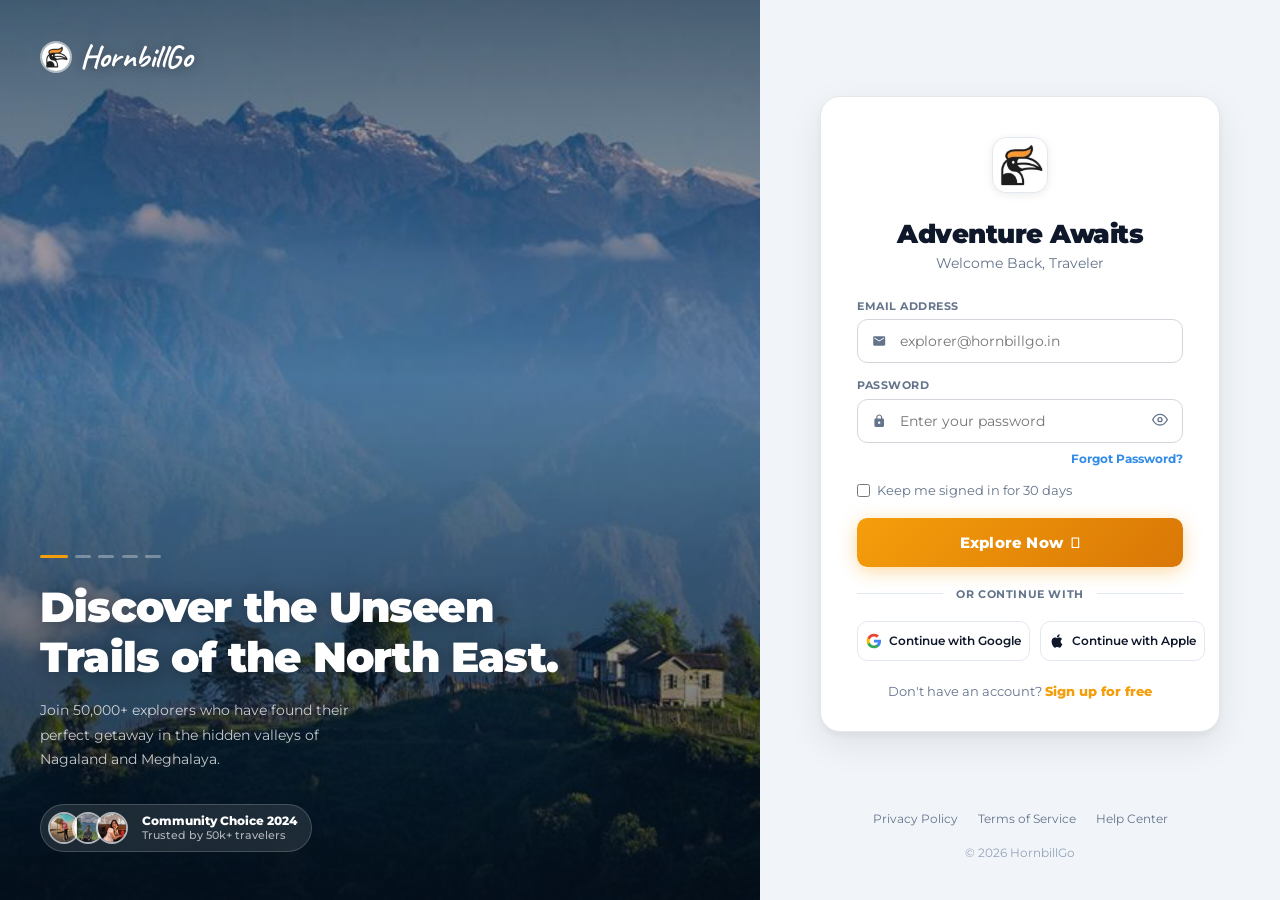
<file: login.html>
<!DOCTYPE html>
<html lang="en">
<head>
  <meta charset="UTF-8">
  <meta name="viewport" content="width=device-width, initial-scale=1.0">
  <link rel="icon" href="/Photos/favicon.jpg" type="image/png">
  <title>HornbillGo — Log In</title>
  <link rel="stylesheet" href="https://cdnjs.cloudflare.com/ajax/libs/font-awesome/6.6.0/css/all.min.css" crossorigin="anonymous" referrerpolicy="no-referrer" />
  <link rel="preconnect" href="https://fonts.googleapis.com">
  <link rel="preconnect" href="https://fonts.gstatic.com" crossorigin>
  <link href="https://fonts.googleapis.com/css2?family=Caveat:wght@700&family=Montserrat:wght@400;500;600;700;800;900&display=swap" rel="stylesheet">
  <style>
    :root {
      --brand:          #318CE7;
      --brand-dark:     #1a6bbf;
      --brand-light:    #e8f3fd;
      --amber:          #f59e0b;
      --amber-dark:     #d97706;
      --text-primary:   #0f172a;
      --text-secondary: #64748b;
      --border:         #e2e8f0;
      --bg:             #f1f5f9;
    }
    *, *::before, *::after { box-sizing: border-box; margin: 0; padding: 0; font-family: 'Montserrat', sans-serif; }
    html, body { height: 100%; }
    body { display: flex; background: var(--bg); color: var(--text-primary); -webkit-font-smoothing: antialiased; }

    /* ── LEFT PANEL ── */
    .auth-left {
      flex: 1;
      background-image: url(/Photos/topCover.jpg);
      background-size: cover; background-position: center 40%;
      position: relative; display: flex; flex-direction: column;
      min-height: 100vh; overflow: hidden;
    }
    .auth-left::before {
      content: ''; position: absolute; inset: 0;
      background: linear-gradient(to bottom,
        rgba(4,10,22,.52) 0%,
        rgba(4,10,22,.1)  42%,
        rgba(4,10,22,.75) 100%);
    }
    .auth-brand {
      position: relative; z-index: 2;
      padding: 2.25rem 2.5rem;
      font-family: 'Caveat', cursive;
      font-size: 2rem; font-weight: 900; color: #fff;
      text-decoration: none; letter-spacing: -.5px;
      text-shadow: 0 2px 12px rgba(0,0,0,.3);
      display: flex; align-items: center; gap: .5rem;
    }
    .auth-brand img {
      width: 2rem; height: 2rem; border-radius: 50%;
      object-fit: cover; border: 2px solid rgba(255,255,255,.55);
    }
    .auth-left-body {
      flex: 1; position: relative; z-index: 2;
      display: flex; flex-direction: column;
      justify-content: flex-end;
      padding: 0 2.5rem 3rem;
    }
    .slide-dots { display: flex; gap: .45rem; margin-bottom: 1.5rem; }
    .slide-dots span { height: 3px; border-radius: 2px; background: rgba(255,255,255,.32); }
    .slide-dots span:nth-child(1) { width: 1.75rem; background: var(--amber); }
    .slide-dots span:nth-child(n+2) { width: 1rem; }
    .auth-left-body h2 {
      font-size: clamp(1.75rem, 3.5vw, 2.65rem);
      font-weight: 900; color: #fff; line-height: 1.18;
      letter-spacing: -.8px; margin-bottom: 1rem;
      text-shadow: 0 2px 20px rgba(0,0,0,.4);
    }
    .auth-left-body > p {
      font-size: .9rem; color: rgba(255,255,255,.76);
      line-height: 1.7; max-width: 340px; margin-bottom: 2rem;
    }
    .community-row {
      display: flex; align-items: center; gap: .85rem;
      background: rgba(255,255,255,.1); backdrop-filter: blur(12px);
      border: 1px solid rgba(255,255,255,.18);
      border-radius: 100px; padding: .45rem .9rem .45rem .45rem;
      width: fit-content;
    }
    .community-avatars { display: flex; }
    .community-avatars img {
      width: 2rem; height: 2rem; border-radius: 50%;
      object-fit: cover; border: 2px solid rgba(255,255,255,.65);
      margin-left: -.5rem;
    }
    .community-avatars img:first-child { margin-left: 0; }
    .community-text { display: flex; flex-direction: column; }
    .community-text strong { font-size: .78rem; font-weight: 800; color: #fff; }
    .community-text span   { font-size: .68rem; color: rgba(255,255,255,.65); font-weight: 500; }

    /* ── RIGHT PANEL ── */
    .auth-right {
      width: 520px; min-height: 100vh;
      background: var(--bg);
      display: flex; flex-direction: column;
      align-items: center; justify-content: space-between;
      padding: 2.5rem; overflow-y: auto;
    }
    .auth-card {
      width: 100%; max-width: 400px;
      background: #fff; border-radius: 1.25rem;
      padding: 2.5rem 2.25rem 2rem;
      box-shadow: 0 4px 6px rgba(0,0,0,.04), 0 12px 36px rgba(0,0,0,.08);
      border: 1px solid #e5e7eb;
    }
    .card-logo {
      width: 3.5rem; height: 3.5rem; border-radius: .9rem;
      background: var(--bg); border: 1px solid var(--border);
      overflow: hidden; display: flex; align-items: center;
      justify-content: center; margin: 0 auto 1.5rem;
      box-shadow: 0 2px 10px rgba(0,0,0,.08);
    }
    .card-logo img { width: 100%; height: 100%; object-fit: cover; }
    .auth-card h1 {
      font-size: 1.65rem; font-weight: 900; letter-spacing: -.5px;
      color: var(--text-primary); text-align: center; margin-bottom: .3rem;
    }
    .auth-card .subtitle {
      text-align: center; font-size: .85rem;
      color: var(--text-secondary); margin-bottom: 1.75rem;
    }
    .form-group { margin-bottom: .95rem; }
    .form-group label {
      display: block; font-size: .7rem; font-weight: 700;
      text-transform: uppercase; letter-spacing: .5px;
      color: var(--text-secondary); margin-bottom: .4rem;
    }
    .input-wrap { position: relative; }
    .input-wrap .field-icon {
      position: absolute; left: .95rem; top: 50%;
      transform: translateY(-50%);
      color: var(--text-secondary); pointer-events: none;
      width: .9rem; height: .9rem; display: flex; align-items: center;
    }
    .input-wrap .field-icon svg { width: .9rem; height: .9rem; fill: currentColor; }
    .pw-toggle {
      position: absolute; right: .95rem; top: 50%;
      transform: translateY(-50%);
      color: var(--text-secondary); font-size: .85rem;
      cursor: pointer; background: none; border: none; padding: 0; line-height: 1;
      outline: none;
    }
    .form-group input {
      width: 100%; padding: .75rem .9rem .75rem 2.6rem;
      border: 1.5px solid #d1d5db; border-radius: .65rem;
      font-size: .88rem; color: var(--text-primary);
      background: #fff; font-family: 'Montserrat', sans-serif;
      -webkit-appearance: none; appearance: none;
      transition: border-color .25s, box-shadow .25s;
    }
    #password { padding-right: 2.6rem; }
    .form-group input:focus {
      outline: none; border-color: var(--brand);
      box-shadow: 0 0 0 3px rgba(49,140,231,.12);
    }
    .form-group input:hover:not(:focus) { border-color: #9ca3af; }
    input:-webkit-autofill,
    input:-webkit-autofill:hover,
    input:-webkit-autofill:focus {
      -webkit-box-shadow: 0 0 0 100px #fff inset;
      -webkit-text-fill-color: var(--text-primary);
      transition: background-color 5000s;
    }
    input[type="password"]::-ms-reveal { display: none; }
    .form-error {
      background: #fef2f2; border: 1.5px solid #fecaca; color: #dc2626;
      border-radius: .6rem; padding: .65rem .9rem;
      font-size: .8rem; font-weight: 600; line-height: 1.5; margin-bottom: .85rem;
    }
    .form-error[hidden] { display: none; }
    .forgot-row { text-align: right; margin-top: .35rem; }
    .forgot-row a {
      font-size: .75rem; font-weight: 700;
      color: var(--brand); text-decoration: none;
    }
    .forgot-row a:hover { text-decoration: underline; }
    .remember {
      display: flex; align-items: center; gap: .45rem;
      font-size: .82rem; color: var(--text-secondary);
      margin-bottom: 1.25rem; cursor: pointer;
    }
    .remember input { accent-color: var(--brand); cursor: pointer; }
    .btn-submit {
      width: 100%; padding: .92rem;
      background: linear-gradient(135deg, var(--amber), var(--amber-dark));
      color: #fff; border: none; border-radius: .65rem;
      font-size: .95rem; font-weight: 800;
      font-family: 'Montserrat', sans-serif; letter-spacing: .2px; cursor: pointer;
      box-shadow: 0 4px 18px rgba(245,158,11,.38);
      transition: transform .25s, box-shadow .25s;
      display: flex; align-items: center; justify-content: center; gap: .5rem;
    }
    .btn-submit:hover { transform: translateY(-2px); box-shadow: 0 7px 24px rgba(245,158,11,.5); }
    .divider {
      display: flex; align-items: center; gap: .85rem;
      margin: 1.25rem 0; font-size: .7rem; font-weight: 700;
      color: var(--text-secondary); text-transform: uppercase; letter-spacing: .6px;
    }
    .divider::before, .divider::after { content: ''; flex: 1; height: 1px; background: var(--border); }
    .social-row { display: flex; gap: .6rem; }
    .social-btn {
      flex: 1; display: flex; align-items: center; justify-content: center; gap: .45rem;
      padding: .68rem .5rem; border: 1.5px solid var(--border); border-radius: .65rem;
      font-size: .78rem; font-weight: 600; color: var(--text-primary); background: #fff;
      cursor: pointer; text-decoration: none; transition: all .25s; white-space: nowrap;
    }
    .social-btn svg { width: 1rem; height: 1rem; flex-shrink: 0; }
    .social-btn:hover { border-color: var(--brand); background: var(--brand-light); color: var(--brand); }
    .signup-cta {
      text-align: center; margin-top: 1.4rem;
      font-size: .83rem; color: var(--text-secondary);
    }
    .signup-cta a { color: var(--amber); font-weight: 800; text-decoration: none; }
    .signup-cta a:hover { text-decoration: underline; }
    .auth-footer {
      width: 100%; max-width: 400px;
      display: flex; flex-wrap: wrap; gap: 1.25rem;
      justify-content: center; align-items: center;
      padding-top: 1.5rem;
    }
    .auth-footer a {
      font-size: .72rem; color: var(--text-secondary);
      text-decoration: none; transition: color .2s;
    }
    .auth-footer a:hover { color: var(--brand); }
    .auth-footer-copy { font-size: .72rem; color: #94a3b8; width: 100%; text-align: center; }

    @media (max-width: 768px) {
      .auth-left  { display: none; }
      .auth-right { width: 100%; padding: 2rem 1.25rem; }
      .social-btn { font-size: .74rem; }
    }
  </style>
</head>
<body>

  <!-- LEFT PANEL -->
  <div class="auth-left">
    <a href="index.html" class="auth-brand">
      <img src="/Photos/favicon.jpg" alt="HornbillGo logo">
      HornbillGo
    </a>
    <div class="auth-left-body">
      <div class="slide-dots">
        <span></span><span></span><span></span><span></span><span></span>
      </div>
      <h2>Discover the Unseen<br>Trails of the North East.</h2>
      <p>Join 50,000+ explorers who have found their perfect getaway in the hidden valleys of Nagaland and Meghalaya.</p>
      <div class="community-row">
        <div class="community-avatars">
          <img src="/Photos/ryan.jpg"    alt="Ryan">
          <img src="/Photos/phurden.jpg" alt="Phurden">
          <img src="/Photos/manaswi.jpg" alt="Manaswi">
        </div>
        <div class="community-text">
          <strong>Community Choice 2024</strong>
          <span>Trusted by 50k+ travelers</span>
        </div>
      </div>
    </div>
  </div>

  <!-- RIGHT PANEL -->
  <div class="auth-right">
    <div></div><!-- top spacer -->

    <div class="auth-card">
      <div class="card-logo">
        <img src="/Photos/favicon.jpg" alt="HornbillGo">
      </div>
      <h1>Adventure Awaits</h1>
      <p class="subtitle">Welcome Back, Traveler</p>

      <form id="loginForm">
        <div class="form-group">
          <label for="email">Email Address</label>
          <div class="input-wrap">
            <span class="field-icon">
              <svg viewBox="0 0 24 24" xmlns="http://www.w3.org/2000/svg"><path d="M20 4H4c-1.1 0-2 .9-2 2v12c0 1.1.9 2 2 2h16c1.1 0 2-.9 2-2V6c0-1.1-.9-2-2-2zm0 4-8 5-8-5V6l8 5 8-5v2z"/></svg>
            </span>
            <input type="email" id="email" name="email"
                   placeholder="explorer@hornbillgo.in" required>
          </div>
        </div>

        <div class="form-group">
          <label for="password">Password</label>
          <div class="input-wrap">
            <span class="field-icon">
              <svg viewBox="0 0 24 24" xmlns="http://www.w3.org/2000/svg"><path d="M18 8h-1V6c0-2.76-2.24-5-5-5S7 3.24 7 6v2H6c-1.1 0-2 .9-2 2v10c0 1.1.9 2 2 2h12c1.1 0 2-.9 2-2V10c0-1.1-.9-2-2-2zm-6 9c-1.1 0-2-.9-2-2s.9-2 2-2 2 .9 2 2-.9 2-2 2zm3.1-9H8.9V6c0-1.71 1.39-3.1 3.1-3.1 1.71 0 3.1 1.39 3.1 3.1v2z"/></svg>
            </span>
            <input type="password" id="password" name="password"
                   placeholder="Enter your password" required>
            <button type="button" class="pw-toggle" id="pw-toggle" aria-label="Show password">
              <svg viewBox="0 0 24 24" fill="none" stroke="currentColor" stroke-width="2" stroke-linecap="round" stroke-linejoin="round" width="16" height="16" aria-hidden="true"><path d="M1 12s4-8 11-8 11 8 11 8-4 8-11 8-11-8-11-8z"/><circle cx="12" cy="12" r="3"/></svg>
            </button>
          </div>
          <div class="forgot-row"><a href="#">Forgot Password?</a></div>
        </div>

        <label class="remember">
          <input type="checkbox" id="remember-me"> Keep me signed in for 30 days
        </label>

        <div id="form-error" class="form-error" role="alert" hidden></div>

        <button type="submit" class="btn-submit">
          Explore Now <i class="fa-solid fa-arrow-right"></i>
        </button>
      </form>

      <div class="divider">or continue with</div>
      <div class="social-row">
        <a href="#" class="social-btn">
          <svg viewBox="0 0 24 24" xmlns="http://www.w3.org/2000/svg">
            <path fill="#4285F4" d="M22.56 12.25c0-.78-.07-1.53-.2-2.25H12v4.26h5.92c-.26 1.37-1.04 2.53-2.21 3.31v2.77h3.57c2.08-1.92 3.28-4.74 3.28-8.09z"/>
            <path fill="#34A853" d="M12 23c2.97 0 5.46-.98 7.28-2.66l-3.57-2.77c-.98.66-2.23 1.06-3.71 1.06-2.86 0-5.29-1.93-6.16-4.53H2.18v2.84C3.99 20.53 7.7 23 12 23z"/>
            <path fill="#FBBC05" d="M5.84 14.09c-.22-.66-.35-1.36-.35-2.09s.13-1.43.35-2.09V7.07H2.18C1.43 8.55 1 10.22 1 12s.43 3.45 1.18 4.93l3.66-2.84z"/>
            <path fill="#EA4335" d="M12 5.38c1.62 0 3.06.56 4.21 1.64l3.15-3.15C17.45 2.09 14.97 1 12 1 7.7 1 3.99 3.47 2.18 7.07l3.66 2.84c.87-2.6 3.3-4.53 6.16-4.53z"/>
          </svg>
          Continue with Google
        </a>
        <a href="#" class="social-btn">
          <svg viewBox="0 0 24 24" xmlns="http://www.w3.org/2000/svg" fill="currentColor">
            <path d="M18.71 19.5c-.83 1.24-1.71 2.45-3.05 2.47-1.34.03-1.77-.79-3.29-.79-1.53 0-2 .77-3.27.82-1.31.05-2.3-1.32-3.14-2.53C4.25 17 2.94 12.45 4.7 9.39c.87-1.52 2.43-2.48 4.12-2.51 1.28-.02 2.5.87 3.29.87.78 0 2.26-1.07 3.8-.91.65.03 2.47.26 3.64 1.98-.09.06-2.17 1.28-2.15 3.81.03 3.02 2.65 4.03 2.68 4.04-.03.07-.42 1.44-1.38 2.83M13 3.5c.73-.83 1.94-1.46 2.94-1.5.13 1.17-.34 2.35-1.04 3.19-.69.85-1.83 1.51-2.95 1.42-.15-1.15.41-2.35 1.05-3.11z"/>
          </svg>
          Continue with Apple
        </a>
      </div>

      <p class="signup-cta">
        Don't have an account? <a href="signup.html">Sign up for free</a>
      </p>
    </div>

    <div class="auth-footer">
      <a href="#">Privacy Policy</a>
      <a href="#">Terms of Service</a>
      <a href="#">Help Center</a>
      <span class="auth-footer-copy">© 2026 HornbillGo </span>
    </div>
  </div>

  <script>
    const TEST_EMAIL = 'explorer@hornbillgo.in';
    const TEST_PASS  = 'HornbillGo@2026';

    function showLoginError(msg) {
      const el = document.getElementById('form-error');
      if (!el) return;
      el.textContent = msg;
      el.removeAttribute('hidden');
    }

    // Password visibility toggle
    const pwToggleBtn = document.getElementById('pw-toggle');
    const pwInput     = document.getElementById('password');
    if (pwToggleBtn) {
      pwToggleBtn.addEventListener('click', function () {
        const isText = pwInput.type === 'text';
        pwInput.type = isText ? 'password' : 'text';
        this.setAttribute('aria-label', isText ? 'Show password' : 'Hide password');
        this.innerHTML = isText
          ? `<svg viewBox="0 0 24 24" fill="none" stroke="currentColor" stroke-width="2" stroke-linecap="round" stroke-linejoin="round" width="16" height="16" aria-hidden="true"><path d="M1 12s4-8 11-8 11 8 11 8-4 8-11 8-11-8-11-8z"/><circle cx="12" cy="12" r="3"/></svg>`
          : `<svg viewBox="0 0 24 24" fill="none" stroke="currentColor" stroke-width="2" stroke-linecap="round" stroke-linejoin="round" width="16" height="16" aria-hidden="true"><path d="M17.94 17.94A10.07 10.07 0 0 1 12 20c-7 0-11-8-11-8a18.45 18.45 0 0 1 5.06-5.94M9.9 4.24A9.12 9.12 0 0 1 12 4c7 0 11 8 11 8a18.5 18.5 0 0 1-2.16 3.19m-6.72-1.07a3 3 0 1 1-4.24-4.24"/><line x1="1" y1="1" x2="23" y2="23"/></svg>`;
      });
    }

    // Login form submit
    document.getElementById('loginForm').addEventListener('submit', function (e) {
      e.preventDefault();
      const email    = document.getElementById('email').value.trim();
      const password = document.getElementById('password').value;
      const errEl    = document.getElementById('form-error');
      if (errEl) errEl.setAttribute('hidden', '');
      if (!email || !password) {
        showLoginError('Please fill in all fields.');
        return;
      }
      if (email === TEST_EMAIL && password === TEST_PASS) {
        window.location.href = 'index.html';
      } else {
        showLoginError('Incorrect email or password. Hint: explorer@hornbillgo.in');
      }
    });
  </script>
</body>
</html>
</file>
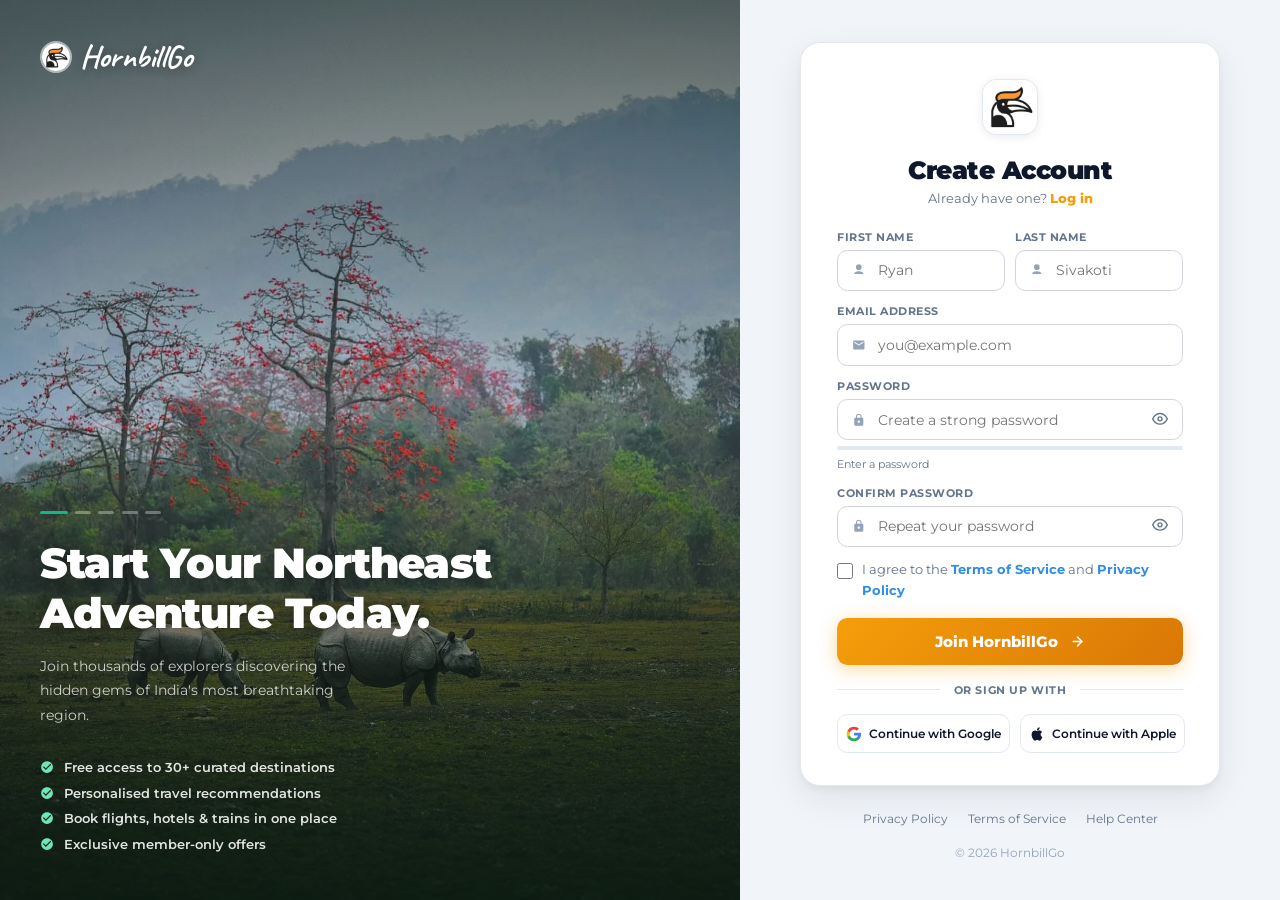
<file: signup.html>
<!DOCTYPE html>
<html lang="en">
<head>
  <meta charset="UTF-8">
  <meta name="viewport" content="width=device-width, initial-scale=1.0">
  <link rel="icon" href="/Photos/favicon.jpg" type="image/png">
  <title>HornbillGo — Sign Up</title>
  <link rel="preconnect" href="https://fonts.googleapis.com">
  <link rel="preconnect" href="https://fonts.gstatic.com" crossorigin>
  <link href="https://fonts.googleapis.com/css2?family=Caveat:wght@700&family=Montserrat:wght@400;500;600;700;800;900&display=swap" rel="stylesheet">
  <style>
    :root {
      --brand:          #318CE7;
      --brand-dark:     #1a6bbf;
      --brand-light:    #e8f3fd;
      --amber:          #f59e0b;
      --amber-dark:     #d97706;
      --green:          #10b981;
      --text-primary:   #0f172a;
      --text-secondary: #64748b;
      --border:         #e2e8f0;
      --bg:             #f1f5f9;
    }
    *, *::before, *::after { box-sizing: border-box; margin: 0; padding: 0; font-family: 'Montserrat', sans-serif; }
    html, body { height: 100%; }
    body { display: flex; background: var(--bg); color: var(--text-primary); -webkit-font-smoothing: antialiased; }

    /* LEFT PANEL */
    .auth-left {
      flex: 1;
      background-image: url(/Photos/kaziranga.jpg);
      background-size: cover; background-position: center 55%;
      position: relative; display: flex; flex-direction: column;
      min-height: 100vh; overflow: hidden;
    }
    .auth-left::before {
      content: ''; position: absolute; inset: 0;
      background: linear-gradient(to bottom, rgba(4,22,12,.55) 0%, rgba(4,22,12,.08) 45%, rgba(4,22,12,.78) 100%);
    }
    .auth-brand {
      position: relative; z-index: 2; padding: 2.25rem 2.5rem;
      font-family: 'Caveat', cursive; font-size: 2rem; font-weight: 900; color: #fff;
      text-decoration: none; letter-spacing: -.5px; text-shadow: 0 2px 12px rgba(0,0,0,.3);
      display: flex; align-items: center; gap: .5rem;
    }
    .auth-brand img { width: 2rem; height: 2rem; border-radius: 50%; object-fit: cover; border: 2px solid rgba(255,255,255,.55); }
    .auth-left-body {
      flex: 1; position: relative; z-index: 2; display: flex; flex-direction: column;
      justify-content: flex-end; padding: 0 2.5rem 3rem;
    }
    .slide-dots { display: flex; gap: .45rem; margin-bottom: 1.5rem; }
    .slide-dots span { height: 3px; border-radius: 2px; background: rgba(255,255,255,.32); }
    .slide-dots span:nth-child(1) { width: 1.75rem; background: var(--green); }
    .slide-dots span:nth-child(n+2) { width: 1rem; }
    .auth-left-body h2 {
      font-size: clamp(1.75rem, 3.5vw, 2.65rem); font-weight: 900; color: #fff;
      line-height: 1.18; letter-spacing: -.8px; margin-bottom: 1rem; text-shadow: 0 2px 20px rgba(0,0,0,.4);
    }
    .auth-left-body > p { font-size: .9rem; color: rgba(255,255,255,.76); line-height: 1.7; max-width: 340px; margin-bottom: 2rem; }
    .perks-list { list-style: none; display: flex; flex-direction: column; gap: .6rem; }
    .perks-list li { display: flex; align-items: center; gap: .6rem; font-size: .83rem; font-weight: 600; color: rgba(255,255,255,.88); }
    .perks-list li i { color: #6ee7b7; font-size: .78rem; flex-shrink: 0; }

    /* RIGHT PANEL */
    .auth-right {
      width: 540px; min-height: 100vh; background: var(--bg);
      display: flex; flex-direction: column; align-items: center;
      justify-content: space-between; padding: 2.5rem; overflow-y: auto;
    }
    .auth-card {
      width: 100%; max-width: 420px; background: #fff; border-radius: 1.25rem;
      padding: 2.25rem 2.25rem 2rem;
      box-shadow: 0 4px 6px rgba(0,0,0,.04), 0 12px 36px rgba(0,0,0,.08);
      border: 1px solid #e5e7eb;
    }
    .card-logo {
      width: 3.5rem; height: 3.5rem; border-radius: .9rem; background: var(--bg);
      border: 1px solid var(--border); overflow: hidden; display: flex;
      align-items: center; justify-content: center; margin: 0 auto 1.25rem;
      box-shadow: 0 2px 10px rgba(0,0,0,.08);
    }
    .card-logo img { width: 100%; height: 100%; object-fit: cover; }
    .auth-card h1 { font-size: 1.55rem; font-weight: 900; letter-spacing: -.5px; color: var(--text-primary); text-align: center; margin-bottom: .3rem; }
    .auth-card .subtitle { text-align: center; font-size: .83rem; color: var(--text-secondary); margin-bottom: 1.5rem; }
    .auth-card .subtitle a { color: var(--amber); font-weight: 800; text-decoration: none; }
    .auth-card .subtitle a:hover { text-decoration: underline; }

    /* form */
    .form-row { display: flex; gap: .65rem; }
    .form-row .form-group { flex: 1; }
    .form-group { margin-bottom: .85rem; }
    .form-group label { display: block; font-size: .68rem; font-weight: 700; text-transform: uppercase; letter-spacing: .5px; color: var(--text-secondary); margin-bottom: .38rem; }
    .input-wrap { position: relative; }
    .input-wrap .field-icon {
      position: absolute; left: .95rem; top: 50%; transform: translateY(-50%);
      color: #94a3b8; pointer-events: none;
      width: .85rem; height: .85rem; display: flex; align-items: center;
    }
    .input-wrap .field-icon svg { width: .85rem; height: .85rem; fill: currentColor; }
    .form-group input {
      width: 100%; padding: .72rem .9rem .72rem 2.5rem;
      border: 1.5px solid #d1d5db; border-radius: .65rem;
      font-size: .86rem; color: var(--text-primary); background: #fff;
      font-family: 'Montserrat', sans-serif;
      -webkit-appearance: none; appearance: none;
      transition: border-color .25s, box-shadow .25s;
    }
    .form-group input:focus { outline: none; border-color: var(--brand); box-shadow: 0 0 0 3px rgba(49,140,231,.12); }
    .form-group input:hover:not(:focus) { border-color: #9ca3af; }
    input:-webkit-autofill,
    input:-webkit-autofill:hover,
    input:-webkit-autofill:focus {
      -webkit-box-shadow: 0 0 0 100px #fff inset;
      -webkit-text-fill-color: var(--text-primary);
      transition: background-color 5000s;
    }
    input[type="password"]::-ms-reveal { display: none; }
    .pw-toggle {
      position: absolute; right: .95rem; top: 50%;
      transform: translateY(-50%);
      color: var(--text-secondary); cursor: pointer;
      background: none; border: none; padding: 0; line-height: 1; outline: none;
    }
    .pw-toggle:hover { color: var(--brand); }
    input[type="password"] { padding-right: 2.6rem !important; }
    .form-error {
      background: #fef2f2; border: 1.5px solid #fecaca; color: #dc2626;
      border-radius: .6rem; padding: .65rem .9rem;
      font-size: .8rem; font-weight: 600; line-height: 1.5; margin-bottom: .85rem;
    }
    .form-error[hidden] { display: none; }

    /* strength meter */
    .strength-wrap { margin-top: .35rem; }
    .strength-bar { height: 4px; border-radius: 2px; background: #e2e8f0; overflow: hidden; margin-bottom: .2rem; }
    .strength-fill { height: 100%; border-radius: 2px; width: 0; transition: width .3s, background .3s; }
    .strength-text { font-size: .68rem; color: var(--text-secondary); }

    /* terms */
    .terms { display: flex; align-items: flex-start; gap: .55rem; margin-bottom: 1.1rem; }
    .terms input[type="checkbox"] { accent-color: var(--brand); flex-shrink: 0; margin-top: 3px; cursor: pointer; width: 1rem; height: 1rem; }
    .terms-text { font-size: .79rem; color: var(--text-secondary); line-height: 1.6; }
    .terms-text a { color: var(--brand); font-weight: 700; text-decoration: none; }
    .terms-text a:hover { text-decoration: underline; }

    .btn-submit {
      width: 100%; padding: .9rem;
      background: linear-gradient(135deg, var(--amber), var(--amber-dark));
      color: #fff; border: none; border-radius: .65rem; font-size: .93rem; font-weight: 800;
      font-family: 'Montserrat', sans-serif; cursor: pointer;
      box-shadow: 0 4px 18px rgba(245,158,11,.38);
      transition: transform .25s, box-shadow .25s;
      display: flex; align-items: center; justify-content: center; gap: .5rem;
    }
    .btn-submit:hover { transform: translateY(-2px); box-shadow: 0 7px 24px rgba(245,158,11,.48); }
    .divider { display: flex; align-items: center; gap: .85rem; margin: 1.1rem 0; font-size: .68rem; font-weight: 700; color: var(--text-secondary); text-transform: uppercase; letter-spacing: .6px; }
    .divider::before, .divider::after { content: ''; flex: 1; height: 1px; background: var(--border); }
    .social-row { display: flex; gap: .6rem; }
    .social-btn {
      flex: 1; display: flex; align-items: center; justify-content: center; gap: .45rem;
      padding: .65rem .5rem; border: 1.5px solid var(--border); border-radius: .65rem;
      font-size: .76rem; font-weight: 600; color: var(--text-primary); background: #fff;
      cursor: pointer; text-decoration: none; transition: all .25s; white-space: nowrap;
    }
    .social-btn svg { width: 1rem; height: 1rem; flex-shrink: 0; }
    .social-btn:hover { border-color: var(--brand); background: var(--brand-light); color: var(--brand); }
    .auth-footer { width: 100%; max-width: 420px; display: flex; flex-wrap: wrap; gap: 1.25rem; justify-content: center; align-items: center; padding-top: 1.5rem; }
    .auth-footer a { font-size: .72rem; color: var(--text-secondary); text-decoration: none; transition: color .2s; }
    .auth-footer a:hover { color: var(--brand); }
    .auth-footer-copy { font-size: .72rem; color: #94a3b8; width: 100%; text-align: center; }

    @media (max-width: 768px) {
      .auth-left  { display: none; }
      .auth-right { width: 100%; padding: 2rem 1.25rem; }
      .form-row   { flex-direction: column; gap: 0; }
    }
  </style>
</head>
<body>

  <div class="auth-left">
    <a href="index.html" class="auth-brand">
      <img src="/Photos/favicon.jpg" alt="HornbillGo logo">
      HornbillGo
    </a>
    <div class="auth-left-body">
      <div class="slide-dots">
        <span></span><span></span><span></span><span></span><span></span>
      </div>
      <h2>Start Your Northeast<br>Adventure Today.</h2>
      <p>Join thousands of explorers discovering the hidden gems of India's most breathtaking region.</p>
      <ul class="perks-list">
        <li><svg viewBox="0 0 24 24" fill="currentColor" aria-hidden="true" style="width:.88rem;height:.88rem;vertical-align:middle;color:#6ee7b7;flex-shrink:0"><path d="M12 2C6.48 2 2 6.48 2 12s4.48 10 10 10 10-4.48 10-10S17.52 2 12 2zm-2 15l-5-5 1.41-1.41L10 14.17l7.59-7.59L19 8l-9 9z"/></svg> Free access to 30+ curated destinations</li>
        <li><svg viewBox="0 0 24 24" fill="currentColor" aria-hidden="true" style="width:.88rem;height:.88rem;vertical-align:middle;color:#6ee7b7;flex-shrink:0"><path d="M12 2C6.48 2 2 6.48 2 12s4.48 10 10 10 10-4.48 10-10S17.52 2 12 2zm-2 15l-5-5 1.41-1.41L10 14.17l7.59-7.59L19 8l-9 9z"/></svg> Personalised travel recommendations</li>
        <li><svg viewBox="0 0 24 24" fill="currentColor" aria-hidden="true" style="width:.88rem;height:.88rem;vertical-align:middle;color:#6ee7b7;flex-shrink:0"><path d="M12 2C6.48 2 2 6.48 2 12s4.48 10 10 10 10-4.48 10-10S17.52 2 12 2zm-2 15l-5-5 1.41-1.41L10 14.17l7.59-7.59L19 8l-9 9z"/></svg> Book flights, hotels &amp; trains in one place</li>
        <li><svg viewBox="0 0 24 24" fill="currentColor" aria-hidden="true" style="width:.88rem;height:.88rem;vertical-align:middle;color:#6ee7b7;flex-shrink:0"><path d="M12 2C6.48 2 2 6.48 2 12s4.48 10 10 10 10-4.48 10-10S17.52 2 12 2zm-2 15l-5-5 1.41-1.41L10 14.17l7.59-7.59L19 8l-9 9z"/></svg> Exclusive member-only offers</li>
      </ul>
    </div>
  </div>

  <div class="auth-right">
    <div></div>

    <div class="auth-card">
      <div class="card-logo">
        <img src="/Photos/favicon.jpg" alt="HornbillGo">
      </div>
      <h1>Create Account</h1>
      <p class="subtitle">Already have one? <a href="login.html">Log in</a></p>

      <form id="signupForm">
        <div class="form-row">
          <div class="form-group">
            <label for="first-name">First Name</label>
            <div class="input-wrap">
              <span class="field-icon">
                <svg viewBox="0 0 24 24" xmlns="http://www.w3.org/2000/svg"><path d="M12 12a5 5 0 1 0 0-10 5 5 0 0 0 0 10zm0 2c-5.33 0-8 2.67-8 4v1h16v-1c0-1.33-2.67-4-8-4z"/></svg>
              </span>
              <input type="text" id="first-name" placeholder="Ryan" required>
            </div>
          </div>
          <div class="form-group">
            <label for="last-name">Last Name</label>
            <div class="input-wrap">
              <span class="field-icon">
                <svg viewBox="0 0 24 24" xmlns="http://www.w3.org/2000/svg"><path d="M12 12a5 5 0 1 0 0-10 5 5 0 0 0 0 10zm0 2c-5.33 0-8 2.67-8 4v1h16v-1c0-1.33-2.67-4-8-4z"/></svg>
              </span>
              <input type="text" id="last-name" placeholder="Sivakoti" required>
            </div>
          </div>
        </div>

        <div class="form-group">
          <label for="email">Email Address</label>
          <div class="input-wrap">
            <span class="field-icon">
              <svg viewBox="0 0 24 24" xmlns="http://www.w3.org/2000/svg"><path d="M20 4H4c-1.1 0-2 .9-2 2v12c0 1.1.9 2 2 2h16c1.1 0 2-.9 2-2V6c0-1.1-.9-2-2-2zm0 4-8 5-8-5V6l8 5 8-5v2z"/></svg>
            </span>
            <input type="email" id="email" placeholder="you@example.com" required>
          </div>
        </div>

        <div class="form-group">
          <label for="password">Password</label>
          <div class="input-wrap">
            <span class="field-icon">
              <svg viewBox="0 0 24 24" xmlns="http://www.w3.org/2000/svg"><path d="M18 8h-1V6c0-2.76-2.24-5-5-5S7 3.24 7 6v2H6c-1.1 0-2 .9-2 2v10c0 1.1.9 2 2 2h12c1.1 0 2-.9 2-2V10c0-1.1-.9-2-2-2zm-6 9c-1.1 0-2-.9-2-2s.9-2 2-2 2 .9 2 2-.9 2-2 2zm3.1-9H8.9V6c0-1.71 1.39-3.1 3.1-3.1 1.71 0 3.1 1.39 3.1 3.1v2z"/></svg>
            </span>
            <input type="password" id="password" placeholder="Create a strong password" required>              <button type="button" class="pw-toggle" id="pw-toggle-1" aria-label="Show password">
                <svg viewBox="0 0 24 24" fill="none" stroke="currentColor" stroke-width="2" stroke-linecap="round" stroke-linejoin="round" width="16" height="16" aria-hidden="true"><path d="M1 12s4-8 11-8 11 8 11 8-4 8-11 8-11-8-11-8z"/><circle cx="12" cy="12" r="3"/></svg>
              </button>          </div>
          <div class="strength-wrap">
            <div class="strength-bar"><div class="strength-fill" id="strength-fill"></div></div>
            <span class="strength-text" id="strength-text">Enter a password</span>
          </div>
        </div>

        <div class="form-group">
          <label for="confirm-password">Confirm Password</label>
          <div class="input-wrap">
            <span class="field-icon">
              <svg viewBox="0 0 24 24" xmlns="http://www.w3.org/2000/svg"><path d="M18 8h-1V6c0-2.76-2.24-5-5-5S7 3.24 7 6v2H6c-1.1 0-2 .9-2 2v10c0 1.1.9 2 2 2h12c1.1 0 2-.9 2-2V10c0-1.1-.9-2-2-2zm-6 9c-1.1 0-2-.9-2-2s.9-2 2-2 2 .9 2 2-.9 2-2 2zm3.1-9H8.9V6c0-1.71 1.39-3.1 3.1-3.1 1.71 0 3.1 1.39 3.1 3.1v2z"/></svg>
            </span>
            <input type="password" id="confirm-password" placeholder="Repeat your password" required>              <button type="button" class="pw-toggle" id="pw-toggle-2" aria-label="Show password">
                <svg viewBox="0 0 24 24" fill="none" stroke="currentColor" stroke-width="2" stroke-linecap="round" stroke-linejoin="round" width="16" height="16" aria-hidden="true"><path d="M1 12s4-8 11-8 11 8 11 8-4 8-11 8-11-8-11-8z"/><circle cx="12" cy="12" r="3"/></svg>
              </button>          </div>
        </div>

        <div class="terms">
          <input type="checkbox" id="terms-check" required>
          <span class="terms-text">I agree to the <a href="#">Terms of Service</a> and <a href="#">Privacy Policy</a></span>
        </div>

        <div id="form-error" class="form-error" role="alert" hidden></div>

        <button type="submit" class="btn-submit">
          Join HornbillGo <svg viewBox="0 0 24 24" fill="none" stroke="currentColor" stroke-width="2.5" stroke-linecap="round" stroke-linejoin="round" width="15" height="15" style="vertical-align:middle;margin-left:.3rem" aria-hidden="true"><line x1="5" y1="12" x2="19" y2="12"/><polyline points="12 5 19 12 12 19"/></svg>
        </button>
      </form>

      <div class="divider">or sign up with</div>
      <div class="social-row">
        <a href="#" class="social-btn">
          <svg viewBox="0 0 24 24" xmlns="http://www.w3.org/2000/svg">
            <path fill="#4285F4" d="M22.56 12.25c0-.78-.07-1.53-.2-2.25H12v4.26h5.92c-.26 1.37-1.04 2.53-2.21 3.31v2.77h3.57c2.08-1.92 3.28-4.74 3.28-8.09z"/>
            <path fill="#34A853" d="M12 23c2.97 0 5.46-.98 7.28-2.66l-3.57-2.77c-.98.66-2.23 1.06-3.71 1.06-2.86 0-5.29-1.93-6.16-4.53H2.18v2.84C3.99 20.53 7.7 23 12 23z"/>
            <path fill="#FBBC05" d="M5.84 14.09c-.22-.66-.35-1.36-.35-2.09s.13-1.43.35-2.09V7.07H2.18C1.43 8.55 1 10.22 1 12s.43 3.45 1.18 4.93l3.66-2.84z"/>
            <path fill="#EA4335" d="M12 5.38c1.62 0 3.06.56 4.21 1.64l3.15-3.15C17.45 2.09 14.97 1 12 1 7.7 1 3.99 3.47 2.18 7.07l3.66 2.84c.87-2.6 3.3-4.53 6.16-4.53z"/>
          </svg>
          Continue with Google
        </a>
        <a href="#" class="social-btn">
          <svg viewBox="0 0 24 24" xmlns="http://www.w3.org/2000/svg" fill="currentColor">
            <path d="M18.71 19.5c-.83 1.24-1.71 2.45-3.05 2.47-1.34.03-1.77-.79-3.29-.79-1.53 0-2 .77-3.27.82-1.31.05-2.3-1.32-3.14-2.53C4.25 17 2.94 12.45 4.7 9.39c.87-1.52 2.43-2.48 4.12-2.51 1.28-.02 2.5.87 3.29.87.78 0 2.26-1.07 3.8-.91.65.03 2.47.26 3.64 1.98-.09.06-2.17 1.28-2.15 3.81.03 3.02 2.65 4.03 2.68 4.04-.03.07-.42 1.44-1.38 2.83M13 3.5c.73-.83 1.94-1.46 2.94-1.5.13 1.17-.34 2.35-1.04 3.19-.69.85-1.83 1.51-2.95 1.42-.15-1.15.41-2.35 1.05-3.11z"/>
          </svg>
          Continue with Apple
        </a>
      </div>
    </div>

    <div class="auth-footer">
      <a href="#">Privacy Policy</a>
      <a href="#">Terms of Service</a>
      <a href="#">Help Center</a>
      <span class="auth-footer-copy">© 2026 HornbillGo</span>
    </div>
  </div>

  <script>
    // Password strength meter
    const fill         = document.getElementById('strength-fill');
    const strengthText = document.getElementById('strength-text');
    const pwInput      = document.getElementById('password');
    const levels = [
      { label: 'Too weak', color: '#ef4444', width: '25%' },
      { label: 'Weak',     color: '#f59e0b', width: '50%' },
      { label: 'Good',     color: '#3b82f6', width: '75%' },
      { label: 'Strong',   color: '#10b981', width: '100%' },
    ];
    pwInput.addEventListener('input', function () {
      const v = this.value; let score = 0;
      if (v.length >= 8)          score++;
      if (/[A-Z]/.test(v))        score++;
      if (/[0-9]/.test(v))        score++;
      if (/[^A-Za-z0-9]/.test(v)) score++;
      if (!v.length) { fill.style.width = '0'; strengthText.textContent = 'Enter a password'; strengthText.style.color = ''; return; }
      const lvl = levels[score - 1] || levels[0];
      fill.style.width = lvl.width; fill.style.background = lvl.color;
      strengthText.textContent = lvl.label; strengthText.style.color = lvl.color;
    });

    // Generic password visibility toggle
    const _eyeOpen   = `<svg viewBox="0 0 24 24" fill="none" stroke="currentColor" stroke-width="2" stroke-linecap="round" stroke-linejoin="round" width="16" height="16" aria-hidden="true"><path d="M1 12s4-8 11-8 11 8 11 8-4 8-11 8-11-8-11-8z"/><circle cx="12" cy="12" r="3"/></svg>`;
    const _eyeClosed = `<svg viewBox="0 0 24 24" fill="none" stroke="currentColor" stroke-width="2" stroke-linecap="round" stroke-linejoin="round" width="16" height="16" aria-hidden="true"><path d="M17.94 17.94A10.07 10.07 0 0 1 12 20c-7 0-11-8-11-8a18.45 18.45 0 0 1 5.06-5.94M9.9 4.24A9.12 9.12 0 0 1 12 4c7 0 11 8 11 8a18.5 18.5 0 0 1-2.16 3.19m-6.72-1.07a3 3 0 1 1-4.24-4.24"/><line x1="1" y1="1" x2="23" y2="23"/></svg>`;
    function setupPwToggle(btnId, inputId) {
      const btn = document.getElementById(btnId);
      const inp = document.getElementById(inputId);
      if (!btn || !inp) return;
      btn.addEventListener('click', function () {
        const isText = inp.type === 'text';
        inp.type = isText ? 'password' : 'text';
        this.setAttribute('aria-label', isText ? 'Show password' : 'Hide password');
        this.innerHTML = isText ? _eyeOpen : _eyeClosed;
      });
    }
    setupPwToggle('pw-toggle-1', 'password');
    setupPwToggle('pw-toggle-2', 'confirm-password');

    function showSignupError(msg) {
      const el = document.getElementById('form-error');
      if (!el) return;
      el.textContent = msg;
      el.removeAttribute('hidden');
    }

    document.getElementById('signupForm').addEventListener('submit', function (e) {
      e.preventDefault();
      const first    = document.getElementById('first-name').value.trim();
      const email    = document.getElementById('email').value.trim();
      const password = document.getElementById('password').value;
      const confirm  = document.getElementById('confirm-password').value;
      const errEl    = document.getElementById('form-error');
      if (errEl) errEl.setAttribute('hidden', '');
      if (!first || !email || !password) { showSignupError('All fields are required.'); return; }
      if (password !== confirm) { showSignupError('Passwords do not match.'); return; }
      alert('Welcome to HornbillGo, ' + first + '! Your account is ready.');
      window.location.href = 'index.html';
    });
  </script>
</body>
</html>
</file>
